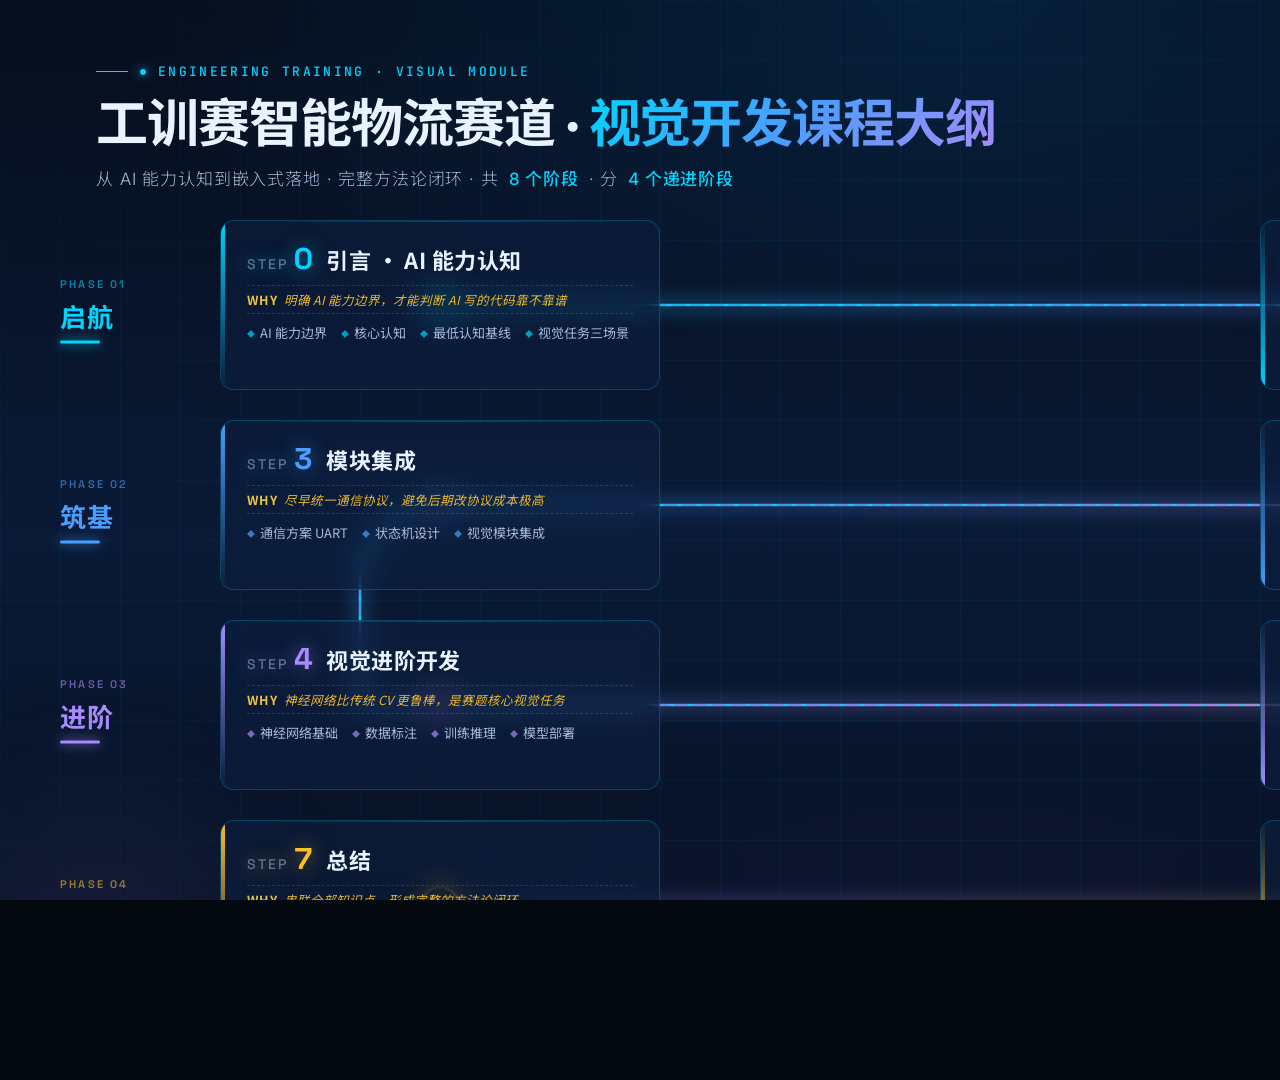
<file: Logistics_Competition_Slide/course_outline/index.html>
<!DOCTYPE html>
<html lang="zh-CN">
<head>
<meta charset="UTF-8">
<title>工训赛智能物流赛道 · 视觉开发课程大纲</title>
<link rel="preconnect" href="https://fonts.googleapis.com">
<link rel="preconnect" href="https://fonts.gstatic.com" crossorigin>
<link href="https://fonts.googleapis.com/css2?family=Inter:wght@300;400;500;600;700;800&family=Noto+Sans+SC:wght@300;400;500;700;900&family=JetBrains+Mono:wght@400;500;700&family=Space+Grotesk:wght@500;600;700&display=swap" rel="stylesheet">
<style>
  :root {
    --bg-1: #060d1c;
    --bg-2: #0a1a36;
    --bg-3: #0d2547;
    --grid: rgba(0, 212, 255, 0.05);
    --card: rgba(14, 32, 64, 0.55);
    --card-strong: rgba(14, 32, 64, 0.78);
    --border: rgba(0, 212, 255, 0.22);
    --border-strong: rgba(0, 212, 255, 0.55);
    --text-1: #e8f3ff;
    --text-2: #a7b9d6;
    --text-3: #5d7596;
    --cyan: #00d4ff;
    --cyan-soft: rgba(0, 212, 255, 0.15);
    --blue: #4a9eff;
    --purple: #a78bfa;
    --gold: #fbbf24;
    --amber: #fbbf24;
    --phase-1: #00d4ff;
    --phase-2: #4a9eff;
    --phase-3: #a78bfa;
    --phase-4: #fbbf24;
  }
  * { box-sizing: border-box; margin: 0; padding: 0; }
  html, body {
    width: 100%; height: 100%;
    background: #04080f;
    color: var(--text-1);
    font-family: 'Inter', 'Noto Sans SC', -apple-system, BlinkMacSystemFont, sans-serif;
    -webkit-font-smoothing: antialiased;
    overflow: hidden;
  }
  .slide {
    position: relative;
    width: 1920px;
    height: 1080px;
    margin: 0 auto;
    background:
      radial-gradient(ellipse 80% 60% at 50% 0%, rgba(0, 120, 200, 0.18) 0%, transparent 55%),
      radial-gradient(ellipse 60% 50% at 50% 100%, rgba(120, 80, 220, 0.12) 0%, transparent 60%),
      linear-gradient(180deg, #060d1c 0%, #0a1a36 50%, #060d1c 100%);
    overflow: hidden;
  }
  /* Tech grid background */
  .slide::before {
    content: "";
    position: absolute; inset: 0;
    background:
      linear-gradient(var(--grid) 1px, transparent 1px) 0 0 / 60px 60px,
      linear-gradient(90deg, var(--grid) 1px, transparent 1px) 0 0 / 60px 60px;
    pointer-events: none;
    mask-image: radial-gradient(ellipse 90% 90% at 50% 50%, #000 30%, transparent 100%);
    -webkit-mask-image: radial-gradient(ellipse 90% 90% at 50% 50%, #000 30%, transparent 100%);
  }
  /* Decorative ambient orbs */
  .slide::after {
    content: "";
    position: absolute;
    top: -180px; right: -180px;
    width: 500px; height: 500px;
    background: radial-gradient(circle, rgba(0, 212, 255, 0.15) 0%, transparent 60%);
    filter: blur(40px);
    pointer-events: none;
  }
  .orb-bl {
    position: absolute;
    bottom: -200px; left: -200px;
    width: 600px; height: 600px;
    background: radial-gradient(circle, rgba(167, 139, 250, 0.12) 0%, transparent 60%);
    filter: blur(40px);
    pointer-events: none;
    z-index: 0;
  }

  /* ================= HEADER ================= */
  .header {
    position: absolute;
    top: 56px; left: 96px; right: 96px;
    z-index: 10;
  }
  .eyebrow {
    display: inline-flex;
    align-items: center;
    gap: 12px;
    font-family: 'JetBrains Mono', monospace;
    font-size: 13px;
    font-weight: 500;
    letter-spacing: 0.18em;
    color: var(--cyan);
    text-transform: uppercase;
    margin-bottom: 16px;
  }
  .eyebrow::before {
    content: "";
    width: 32px; height: 1px;
    background: var(--cyan);
  }
  .eyebrow .dot {
    width: 6px; height: 6px; border-radius: 50%;
    background: var(--cyan);
    box-shadow: 0 0 12px var(--cyan);
    animation: pulse 2s ease-in-out infinite;
  }
  @keyframes pulse {
    0%, 100% { opacity: 1; transform: scale(1); }
    50% { opacity: 0.5; transform: scale(0.8); }
  }
  .title {
    font-family: 'Space Grotesk', 'Noto Sans SC', sans-serif;
    font-size: 52px;
    font-weight: 700;
    line-height: 1.1;
    color: var(--text-1);
    letter-spacing: -0.02em;
  }
  .title .accent {
    background: linear-gradient(135deg, #00d4ff 0%, #4a9eff 50%, #a78bfa 100%);
    -webkit-background-clip: text;
    background-clip: text;
    -webkit-text-fill-color: transparent;
    color: transparent;
  }
  .subtitle {
    margin-top: 12px;
    font-size: 17px;
    font-weight: 300;
    color: var(--text-2);
    letter-spacing: 0.05em;
  }
  .subtitle b {
    color: var(--cyan);
    font-weight: 500;
    margin: 0 4px;
  }

  /* ================= META ================= */
  .meta {
    position: absolute;
    top: 70px; right: 96px;
    z-index: 10;
    display: flex;
    align-items: center;
    gap: 28px;
    font-family: 'JetBrains Mono', monospace;
    font-size: 12px;
    color: var(--text-3);
    letter-spacing: 0.1em;
    text-transform: uppercase;
  }
  .meta-item {
    display: flex;
    flex-direction: column;
    align-items: flex-end;
    gap: 4px;
  }
  .meta-item .label { color: var(--text-3); }
  .meta-item .value {
    font-family: 'Space Grotesk', sans-serif;
    font-size: 22px;
    font-weight: 600;
    color: var(--cyan);
    text-transform: none;
    letter-spacing: 0;
  }
  .meta-divider {
    width: 1px; height: 32px;
    background: var(--border);
  }

  /* ================= PATH SVG ================= */
  .path-layer {
    position: absolute;
    inset: 0;
    z-index: 1;
    pointer-events: none;
  }

  /* ================= CARDS ================= */
  .grid {
    position: absolute;
    top: 220px; left: 0; right: 0; bottom: 60px;
    z-index: 5;
  }
  .row {
    position: absolute;
    left: 0; right: 0;
    height: 180px;
  }
  .row-0 { top: 0; }
  .row-1 { top: 200px; }
  .row-2 { top: 400px; }
  .row-3 { top: 600px; }

  .phase-tag {
    position: absolute;
    top: 50%;
    transform: translateY(-50%);
    left: 60px;
    width: 130px;
    display: flex;
    flex-direction: column;
    gap: 6px;
    z-index: 2;
  }
  .phase-tag .num {
    font-family: 'Space Grotesk', sans-serif;
    font-size: 11px;
    font-weight: 600;
    letter-spacing: 0.2em;
    opacity: 0.6;
  }
  .phase-tag .name {
    font-family: 'Space Grotesk', 'Noto Sans SC', sans-serif;
    font-size: 26px;
    font-weight: 700;
    letter-spacing: 0.05em;
  }
  .phase-tag .bar {
    width: 40px; height: 3px;
    border-radius: 2px;
  }
  .row-0 .phase-tag .num, .row-0 .phase-tag .name { color: var(--phase-1); }
  .row-0 .phase-tag .bar { background: var(--phase-1); box-shadow: 0 0 12px var(--phase-1); }
  .row-1 .phase-tag .num, .row-1 .phase-tag .name { color: var(--phase-2); }
  .row-1 .phase-tag .bar { background: var(--phase-2); box-shadow: 0 0 12px var(--phase-2); }
  .row-2 .phase-tag .num, .row-2 .phase-tag .name { color: var(--phase-3); }
  .row-2 .phase-tag .bar { background: var(--phase-3); box-shadow: 0 0 12px var(--phase-3); }
  .row-3 .phase-tag .num, .row-3 .phase-tag .name { color: var(--phase-4); }
  .row-3 .phase-tag .bar { background: var(--phase-4); box-shadow: 0 0 12px var(--phase-4); }

  .card {
    position: absolute;
    width: 440px;
    height: 170px;
    padding: 22px 26px;
    background: var(--card);
    backdrop-filter: blur(12px);
    -webkit-backdrop-filter: blur(12px);
    border: 1px solid var(--border);
    border-radius: 14px;
    display: flex;
    flex-direction: column;
    gap: 10px;
    transition: transform 0.3s var(--ease, cubic-bezier(.4,0,.2,1)), border-color 0.3s, box-shadow 0.3s;
    overflow: hidden;
  }
  .card::before {
    content: "";
    position: absolute;
    top: 0; left: 0; right: 0; height: 1px;
    background: linear-gradient(90deg, transparent, rgba(0, 212, 255, 0.5), transparent);
    opacity: 0.5;
  }
  .card::after {
    content: "";
    position: absolute;
    top: 0; left: 0;
    width: 4px; height: 100%;
    background: var(--border-strong);
  }
  .card.left::after { background: linear-gradient(180deg, var(--card-color, var(--cyan)), transparent); }
  .card.right::after { background: linear-gradient(180deg, transparent, var(--card-color, var(--cyan))); }

  .card-left { left: 220px; }
  .card-right { right: 220px; }

  .card-head {
    display: flex;
    align-items: center;
    gap: 14px;
  }
  .card-num {
    font-family: 'Space Grotesk', 'Inter', sans-serif;
    font-size: 30px;
    font-weight: 700;
    line-height: 1;
    color: var(--card-color, var(--cyan));
    text-shadow: 0 0 18px color-mix(in srgb, var(--card-color, var(--cyan)) 55%, transparent);
    letter-spacing: -0.04em;
    display: inline-flex;
    align-items: baseline;
    font-variant-numeric: tabular-nums;
  }
  .card-num i {
    font-style: normal;
    font-size: 14px;
    font-weight: 500;
    color: var(--text-3);
    margin-right: 6px;
    letter-spacing: 0.15em;
    text-transform: uppercase;
  }
  .card-title {
    font-family: 'Noto Sans SC', sans-serif;
    font-size: 22px;
    font-weight: 700;
    color: var(--text-1);
    letter-spacing: 0.02em;
  }
  .card-why {
    font-family: 'Noto Sans SC', sans-serif;
    font-size: 12.5px;
    font-weight: 400;
    font-style: italic;
    color: var(--amber);
    line-height: 1.55;
    opacity: 0.92;
    padding: 4px 0;
    border-top: 1px dashed rgba(251, 191, 36, 0.18);
    border-bottom: 1px dashed rgba(251, 191, 36, 0.18);
  }
  .card-why b {
    font-style: normal;
    font-weight: 700;
    color: #fcd34d;
    margin-right: 6px;
    letter-spacing: 0.1em;
  }
  .card-points {
    display: flex;
    flex-wrap: wrap;
    gap: 6px 14px;
    font-family: 'Noto Sans SC', sans-serif;
    font-size: 13px;
    color: var(--text-2);
    line-height: 1.4;
  }
  .card-points span {
    display: inline-flex;
    align-items: center;
    gap: 5px;
  }
  .card-points span::before {
    content: "◆";
    font-size: 8px;
    color: var(--card-color, var(--cyan));
    opacity: 0.7;
  }

  /* Card color variants */
  .c-p1 { --card-color: var(--phase-1); }
  .c-p2 { --card-color: var(--phase-2); }
  .c-p3 { --card-color: var(--phase-3); }
  .c-p4 { --card-color: var(--phase-4); }

  /* ================= LEGEND / FOOTER ================= */
  .footer {
    position: absolute;
    bottom: 32px; left: 96px; right: 96px;
    display: flex;
    align-items: center;
    justify-content: space-between;
    z-index: 10;
    font-family: 'JetBrains Mono', monospace;
    font-size: 11px;
    color: var(--text-3);
    letter-spacing: 0.15em;
    text-transform: uppercase;
  }
  .footer-left {
    display: flex;
    align-items: center;
    gap: 16px;
  }
  .footer-left .legend {
    display: inline-flex; align-items: center; gap: 6px;
  }
  .footer-left .legend i {
    display: inline-block; width: 8px; height: 8px;
    background: var(--cyan);
    box-shadow: 0 0 8px var(--cyan);
    border-radius: 50%;
  }
  .footer-right {
    display: flex; align-items: center; gap: 8px;
  }
  .footer-right .key {
    padding: 2px 6px;
    border: 1px solid var(--border);
    border-radius: 3px;
    color: var(--cyan);
    background: rgba(0, 212, 255, 0.05);
    font-size: 10px;
  }
</style>
</head>
<body>
<div class="slide">
  <div class="orb-bl"></div>

  <!-- ============ HEADER ============ -->
  <div class="header">
    <div class="eyebrow">
      <span class="dot"></span>
      <span>Engineering Training · Visual Module</span>
    </div>
    <h1 class="title">工训赛智能物流赛道 · <span class="accent">视觉开发课程大纲</span></h1>
    <p class="subtitle">从 AI 能力认知到嵌入式落地 · 完整方法论闭环 · 共 <b>8 个阶段</b> · 分 <b>4 个递进阶段</b></p>
  </div>

  <div class="meta">
    <div class="meta-item">
      <span class="label">Modules</span>
      <span class="value">08</span>
    </div>
    <div class="meta-divider"></div>
    <div class="meta-item">
      <span class="label">Phases</span>
      <span class="value">04</span>
    </div>
    <div class="meta-divider"></div>
    <div class="meta-item">
      <span class="label">Track</span>
      <span class="value">CV / Edge</span>
    </div>
  </div>

  <!-- ============ PATH ============ -->
  <svg class="path-layer" viewBox="0 0 1920 1080" preserveAspectRatio="xMidYMid meet">
    <defs>
      <linearGradient id="pathGrad" x1="0%" y1="0%" x2="100%" y2="100%">
        <stop offset="0%" stop-color="#00d4ff" stop-opacity="0.9"/>
        <stop offset="33%" stop-color="#4a9eff" stop-opacity="0.9"/>
        <stop offset="66%" stop-color="#a78bfa" stop-opacity="0.9"/>
        <stop offset="100%" stop-color="#fbbf24" stop-opacity="0.9"/>
      </linearGradient>
      <filter id="glow" x="-50%" y="-50%" width="200%" height="200%">
        <feGaussianBlur stdDeviation="3" result="blur"/>
        <feMerge>
          <feMergeNode in="blur"/>
          <feMergeNode in="SourceGraphic"/>
        </feMerge>
      </filter>
      <filter id="softGlow" x="-50%" y="-50%" width="200%" height="200%">
        <feGaussianBlur stdDeviation="8"/>
      </filter>
      <marker id="arrow" viewBox="0 0 10 10" refX="8" refY="5" markerWidth="6" markerHeight="6" orient="auto-start-reverse">
        <path d="M 0 0 L 10 5 L 0 10 z" fill="#00d4ff"/>
      </marker>
      <marker id="arrow2" viewBox="0 0 10 10" refX="8" refY="5" markerWidth="6" markerHeight="6" orient="auto-start-reverse">
        <path d="M 0 0 L 10 5 L 0 10 z" fill="#4a9eff"/>
      </marker>
      <marker id="arrow3" viewBox="0 0 10 10" refX="8" refY="5" markerWidth="6" markerHeight="6" orient="auto-start-reverse">
        <path d="M 0 0 L 10 5 L 0 10 z" fill="#a78bfa"/>
      </marker>
      <marker id="arrow4" viewBox="0 0 10 10" refX="8" refY="5" markerWidth="6" markerHeight="6" orient="auto-start-reverse">
        <path d="M 0 0 L 10 5 L 0 10 z" fill="#fbbf24"/>
      </marker>
    </defs>

    <!-- Soft glow underlay -->
    <path d="M 440 305
             L 1480 305
             C 1560 305 1560 385 1560 385
             L 1560 505
             C 1560 505 1560 505 1480 505
             L 440 505
             C 360 505 360 585 360 585
             L 360 705
             C 360 705 360 705 440 705
             L 1480 705
             C 1560 705 1560 785 1560 785
             L 1560 905
             C 1560 905 1560 905 1480 905
             L 440 905"
          fill="none"
          stroke="url(#pathGrad)"
          stroke-width="18"
          opacity="0.22"
          filter="url(#softGlow)"/>

    <!-- Main path -->
    <path id="mainPath" d="M 440 305
             L 1480 305
             C 1560 305 1560 385 1560 385
             L 1560 505
             C 1560 505 1560 505 1480 505
             L 440 505
             C 360 505 360 585 360 585
             L 360 705
             C 360 705 360 705 440 705
             L 1480 705
             C 1560 705 1560 785 1560 785
             L 1560 905
             C 1560 905 1560 905 1480 905
             L 440 905"
          fill="none"
          stroke="url(#pathGrad)"
          stroke-width="2.5"
          stroke-linecap="round"
          stroke-dasharray="0"/>

    <!-- Animated dash overlay for "flowing" effect -->
    <path d="M 440 305
             L 1480 305
             C 1560 305 1560 385 1560 385
             L 1560 505
             C 1560 505 1560 505 1480 505
             L 440 505
             C 360 505 360 585 360 585
             L 360 705
             C 360 705 360 705 440 705
             L 1480 705
             C 1560 705 1560 785 1560 785
             L 1560 905
             C 1560 905 1560 905 1480 905
             L 440 905"
          fill="none"
          stroke="#00d4ff"
          stroke-width="2.2"
          stroke-linecap="round"
          stroke-dasharray="3 16"
          opacity="0.9">
      <animate attributeName="stroke-dashoffset" from="0" to="-380" dur="5s" repeatCount="indefinite"/>
    </path>

    <!-- END arrow -->
    <g transform="translate(440, 905)">
      <circle r="26" fill="none" stroke="#fbbf24" stroke-width="1" opacity="0.4"/>
      <path d="M 22 0 L 36 8 L 22 16 z" fill="#fbbf24" filter="url(#glow)"/>
    </g>

    <!-- START label -->
    <g transform="translate(440, 305)">
      <circle r="30" fill="none" stroke="#00d4ff" stroke-width="1" opacity="0.5" stroke-dasharray="2 3"/>
    </g>

    <!-- Node markers -->
    <g>
      <!-- N0 (row 0 left) -->
      <circle cx="440" cy="305" r="18" fill="#060d1c" stroke="#00d4ff" stroke-width="2.5" filter="url(#glow)"/>
      <circle cx="440" cy="305" r="6" fill="#00d4ff"/>
      <!-- N1 (row 0 right) -->
      <circle cx="1480" cy="305" r="18" fill="#060d1c" stroke="#00d4ff" stroke-width="2.5" filter="url(#glow)"/>
      <circle cx="1480" cy="305" r="6" fill="#00d4ff"/>
      <!-- N2 (row 1 right) -->
      <circle cx="1480" cy="505" r="18" fill="#060d1c" stroke="#4a9eff" stroke-width="2.5" filter="url(#glow)"/>
      <circle cx="1480" cy="505" r="6" fill="#4a9eff"/>
      <!-- N3 (row 1 left) -->
      <circle cx="440" cy="505" r="18" fill="#060d1c" stroke="#4a9eff" stroke-width="2.5" filter="url(#glow)"/>
      <circle cx="440" cy="505" r="6" fill="#4a9eff"/>
      <!-- N4 (row 2 left) -->
      <circle cx="440" cy="705" r="18" fill="#060d1c" stroke="#a78bfa" stroke-width="2.5" filter="url(#glow)"/>
      <circle cx="440" cy="705" r="6" fill="#a78bfa"/>
      <!-- N5 (row 2 right) -->
      <circle cx="1480" cy="705" r="18" fill="#060d1c" stroke="#a78bfa" stroke-width="2.5" filter="url(#glow)"/>
      <circle cx="1480" cy="705" r="6" fill="#a78bfa"/>
      <!-- N6 (row 3 right) -->
      <circle cx="1480" cy="905" r="18" fill="#060d1c" stroke="#fbbf24" stroke-width="2.5" filter="url(#glow)"/>
      <circle cx="1480" cy="905" r="6" fill="#fbbf24"/>
      <!-- N7 (row 3 left) -->
      <circle cx="440" cy="905" r="18" fill="#060d1c" stroke="#fbbf24" stroke-width="2.5" filter="url(#glow)"/>
      <circle cx="440" cy="905" r="6" fill="#fbbf24"/>
    </g>

    <!-- Phase connector bars (vertical accent lines on the path turns) -->
    <line x1="1560" y1="323" x2="1560" y2="487" stroke="#4a9eff" stroke-width="1" opacity="0.25" stroke-dasharray="2 4"/>
    <line x1="360" y1="523" x2="360" y2="687" stroke="#a78bfa" stroke-width="1" opacity="0.25" stroke-dasharray="2 4"/>
    <line x1="1560" y1="723" x2="1560" y2="887" stroke="#fbbf24" stroke-width="1" opacity="0.25" stroke-dasharray="2 4"/>
  </svg>

  <!-- ============ GRID ============ -->
  <div class="grid">
    <!-- Row 0: Phase 1 启航 -->
    <div class="row row-0">
      <div class="phase-tag">
        <span class="num">PHASE 01</span>
        <span class="name">启航</span>
        <span class="bar"></span>
      </div>
      <div class="card card-left left c-p1">
        <div class="card-head">
          <span class="card-num"><i>step</i>0</span>
          <span class="card-title">引言 · AI 能力认知</span>
        </div>
        <div class="card-why"><b>WHY</b>明确 AI 能力边界，才能判断 AI 写的代码靠不靠谱</div>
        <div class="card-points">
          <span>AI 能力边界</span><span>核心认知</span><span>最低认知基线</span><span>视觉任务三场景</span>
        </div>
      </div>
      <div class="card card-right right c-p1">
        <div class="card-head">
          <span class="card-num"><i>step</i>1</span>
          <span class="card-title">准备工作</span>
        </div>
        <div class="card-why"><b>WHY</b>方案和环境先敲定，否则中途返工代价巨大</div>
        <div class="card-points">
          <span>方案设计准则</span><span>软硬件权衡</span><span>WSL · Git · LabelStudio · SSH</span>
        </div>
      </div>
    </div>

    <!-- Row 1: Phase 2 筑基 -->
    <div class="row row-1">
      <div class="phase-tag">
        <span class="num">PHASE 02</span>
        <span class="name">筑基</span>
        <span class="bar"></span>
      </div>
      <div class="card card-left left c-p2">
        <div class="card-head">
          <span class="card-num"><i>step</i>3</span>
          <span class="card-title">模块集成</span>
        </div>
        <div class="card-why"><b>WHY</b>尽早统一通信协议，避免后期改协议成本极高</div>
        <div class="card-points">
          <span>通信方案 UART</span><span>状态机设计</span><span>视觉模块集成</span>
        </div>
      </div>
      <div class="card card-right right c-p2">
        <div class="card-head">
          <span class="card-num"><i>step</i>2</span>
          <span class="card-title">视觉基础开发</span>
        </div>
        <div class="card-why"><b>WHY</b>跑通最简视觉流程，作为后续复杂功能的起点</div>
        <div class="card-points">
          <span>CV 基础速通</span><span>二维码识别</span><span>WSL 打通摄像头</span>
        </div>
      </div>
    </div>

    <!-- Row 2: Phase 3 进阶 -->
    <div class="row row-2">
      <div class="phase-tag">
        <span class="num">PHASE 03</span>
        <span class="name">进阶</span>
        <span class="bar"></span>
      </div>
      <div class="card card-left left c-p3">
        <div class="card-head">
          <span class="card-num"><i>step</i>4</span>
          <span class="card-title">视觉进阶开发</span>
        </div>
        <div class="card-why"><b>WHY</b>神经网络比传统 CV 更鲁棒，是赛题核心视觉任务</div>
        <div class="card-points">
          <span>神经网络基础</span><span>数据标注</span><span>训练推理</span><span>模型部署</span>
        </div>
      </div>
      <div class="card card-right right c-p3">
        <div class="card-head">
          <span class="card-num"><i>step</i>5</span>
          <span class="card-title">视觉调试与优化</span>
        </div>
        <div class="card-why"><b>WHY</b>设计阶段就考虑可调性，省掉反复重跑</div>
        <div class="card-points">
          <span>可调参数</span><span>可视化</span><span>热重载</span>
        </div>
      </div>
    </div>

    <!-- Row 3: Phase 4 落地 -->
    <div class="row row-3">
      <div class="phase-tag">
        <span class="num">PHASE 04</span>
        <span class="name">落地</span>
        <span class="bar"></span>
      </div>
      <div class="card card-left left c-p4">
        <div class="card-head">
          <span class="card-num"><i>step</i>7</span>
          <span class="card-title">总结</span>
        </div>
        <div class="card-why"><b>WHY</b>串联全部知识点，形成完整的方法论闭环</div>
        <div class="card-points">
          <span>课程回顾</span><span>方法论沉淀</span><span>常见坑位速查</span>
        </div>
      </div>
      <div class="card card-right right c-p4">
        <div class="card-head">
          <span class="card-num"><i>step</i>6</span>
          <span class="card-title">板端移植</span>
        </div>
        <div class="card-why"><b>WHY</b>解决算力差异与接口适配，让 PC 原型上嵌入式</div>
        <div class="card-points">
          <span>推理移植</span><span>C++ 重写</span><span>嵌入式 Linux 适配</span>
        </div>
      </div>
    </div>
  </div>

  <!-- ============ FOOTER ============ -->
  <div class="footer">
    <div class="footer-left">
      <span class="legend"><i></i> Path 0 → 7</span>
      <span style="opacity:0.5">·</span>
      <span>Course Outline · v1.0</span>
    </div>
    <div class="footer-right">
      <span>Press</span>
      <span class="key">←</span>
      <span class="key">→</span>
      <span>to navigate</span>
    </div>
  </div>
</div>
</body>
</html>
</file>
